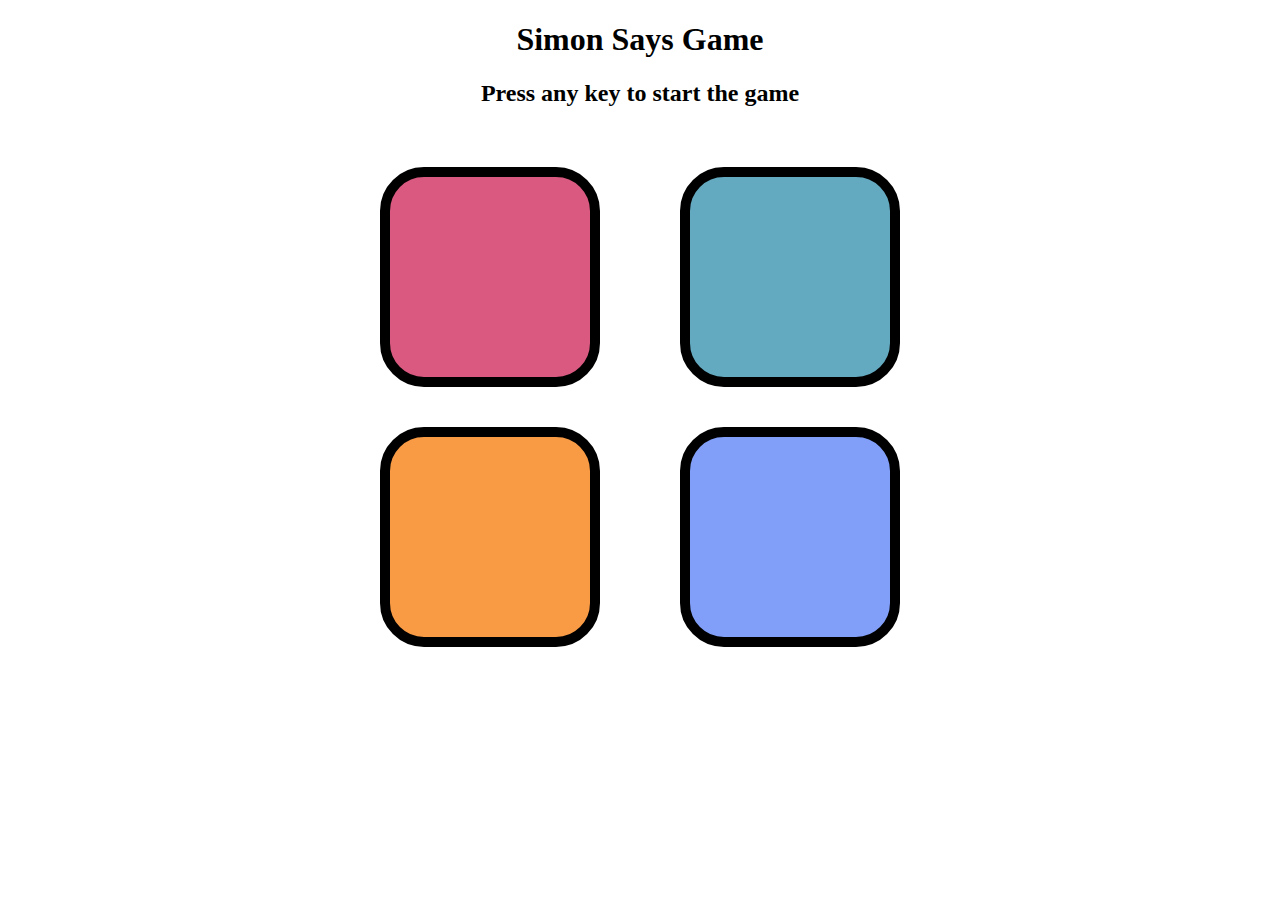
<file: SIMON SAYS GAME/index.html>
<!DOCTYPE html>
<html lang="en">

<head>
    <meta charset="UTF-8">
    <meta name="viewport" content="width=device-width, initial-scale=1.0">
    <title>Simon Says Game</title>
    <link rel="stylesheet" href="style.css" />
</head>

<body>
    <h1>Simon Says Game</h1>
    <h2>Press any key to start the game</h2>

    <div class="btn-container">
        <div class="line-one">
            <div class="btn red" type="button" id="red"></div>
            <div class="btn yellow" type="button" id="yellow"></div>
        </div>
        <div class="line-two">
            <div class="btn green" type="button" id="green"></div>
            <div class="btn purple" type="button" id="purple"></div>
        </div>
    </div>
    <script src=app.js></script>
</body>

</html>
</file>
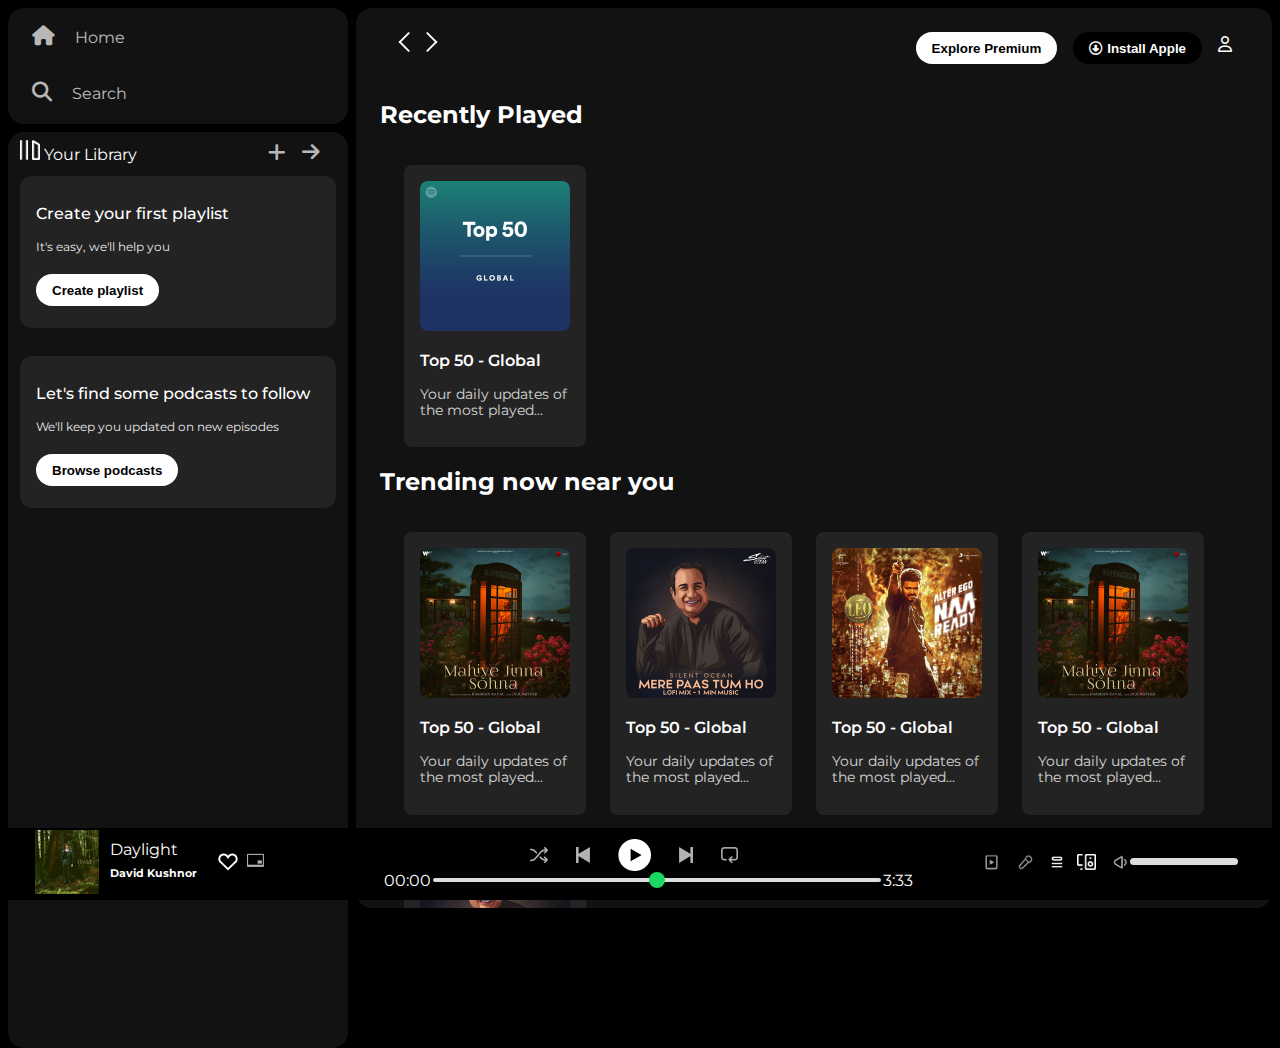
<file: SPOTIFY CLONE/index.html>
<!DOCTYPE html>
<html lang="en">

<head>
    <meta charset="UTF-8">
    <meta name="viewport" content="width=device-width, initial-scale=1.0">
    <link rel="stylesheet" href="https://cdnjs.cloudflare.com/ajax/libs/font-awesome/6.7.2/css/all.min.css"
        integrity="sha512-Evv84Mr4kqVGRNSgIGL/F/aIDqQb7xQ2vcrdIwxfjThSH8CSR7PBEakCr51Ck+w+/U6swU2Im1vVX0SVk9ABhg=="
        crossorigin="anonymous" referrerpolicy="no-referrer" />
    <link rel="icon" href="./assets/logo.png">
    <title>Spotify - Web Player: Music for everyone</title>
    <link rel="stylesheet" href="style.css" />
    <link rel="preconnect" href="https://fonts.googleapis.com">
    <link rel="preconnect" href="https://fonts.gstatic.com" crossorigin>
    <link href="https://fonts.googleapis.com/css2?family=Montserrat:ital,wght@0,100..900;1,100..900&display=swap"
        rel="stylesheet">
</head>

<body>
    <div class="main">
        <div class="sidebar">
            <div class="nav">
                <div class="nav-option">
                    <i class="fa-solid fa-house"></i>
                    <a href="#">Home</a>
                </div>

                <div class="nav-option">
                    <i class="fa-solid fa-magnifying-glass"></i>
                    <a href="#">Search</a>
                </div>
            </div>

            <div class="library">
                <div class="options">
                    <div class="lib-options nav-options">
                        <img src=".\assets\library_icon.png">
                        <a href="#">Your Library</a>
                    </div>

                    <div class="icons">
                        <i class="fa-solid fa-plus"></i>
                        <i class="fa-solid fa-arrow-right"></i>
                    </div>
                </div>
                <div class="lib-box">
                    <div class="box">
                        <p class="box-p1">Create your first playlist</p>
                        <p class="box-p2">It's easy, we'll help you</p>
                        <button class="badge">Create playlist</button>
                    </div>

                    <div class="box">
                        <p class="box-p1">Let's find some podcasts to follow</p>
                        <p class="box-p2">We'll keep you updated on new episodes</p>
                        <button class="badge">Browse podcasts</button>
                    </div>
                </div>
            </div>
        </div>

        <div class="main-content">
            <div class="sticky-nav">
                <div class="sticky-nav-icons">
                    <img src=".\assets\backward_icon.png">
                    <img src=".\assets\forward_icon.png" class="hide">
                </div>
                <div class="sticky-nav-options">
                    <button class="badge nav-item hide">Explore Premium</button>
                    <button class="badge nav-item dark-badge"><i class="fa-regular fa-circle-down"
                            style="margin-right: 5px;"></i>Install Apple</button>
                    <i class="fa-regular fa-user nav-item"></i>
                </div>

            </div>

            <h2>Recently Played</h2>
            <div class="cards-container">
                <div class="card">
                    <img src="assets/card1img.jpeg" class="card-img">
                    <p class="card-title">Top 50 - Global</p>
                    <p class="card-info">Your daily updates of the most played...</p>
                </div>
            </div>

            <h2>Trending now near you</h2>
            <div class="cards-container">
                <div class="card">
                    <img src="assets/card2img.jpeg" class="card-img">
                    <p class="card-title">Top 50 - Global</p>
                    <p class="card-info">Your daily updates of the most played...</p>
                </div>

                <div class="card">
                    <img src="assets/card3img.jpeg" class="card-img">
                    <p class="card-title">Top 50 - Global</p>
                    <p class="card-info">Your daily updates of the most played...</p>
                </div>

                <div class="card">
                    <img src="assets/card4img.jpeg" class="card-img">
                    <p class="card-title">Top 50 - Global</p>
                    <p class="card-info">Your daily updates of the most played...</p>
                </div>

                <div class="card">
                    <img src="assets/card2img.jpeg" class="card-img">
                    <p class="card-title">Top 50 - Global</p>
                    <p class="card-info">Your daily updates of the most played...</p>
                </div>

                <div class="card">
                    <img src="assets/card3img.jpeg" class="card-img">
                    <p class="card-title">Top 50 - Global</p>
                    <p class="card-info">Your daily updates of the most played...</p>
                </div>
            </div>

            <h2>Featured Charts</h2>
            <div class="cards-container">
                <div class="card">
                    <img src="assets/card5img.jpeg" class="card-img">
                    <p class="card-title">Top 50 - Global</p>
                    <p class="card-info">Your daily updates of the most played...</p>
                </div>

                <div class="card">
                    <img src="assets/card6img.jpeg" class="card-img">
                    <p class="card-title">Top Songs - India</p>
                    <p class="card-info">Your daily updates of the most played...</p>
                </div>

                <div class="card">
                    <img src="assets/card1img.jpeg" class="card-img">
                    <p class="card-title">Top 50 - Global</p>
                    <p class="card-info">Your daily updates of the most played...</p>
                </div>
            </div>
            <div class="footer">
                <div class="line"></div>
            </div>
        </div>

        <div class="music-player">
            <div class="album">
                <div class="picture"> <img src="./assets/album_picture.jpeg"> </div>
                <div class="text">
                    <p>Daylight</p>
                    <h6 class="heading">David Kushnor</h6>
                </div>
                <div class="common"> <img src="./assets/album_icon1.png" style="height: 1.5rem;"> </div>
                <div class="unique"> <img src="./assets/album_icon2.png" style="height: 2rem;"> </div>
            </div>

            <div class="player">
                <div class="player-controls">
                    <img src="./assets/player_icon1.png" class="player-control-icon">
                    <img src="./assets/player_icon2.png" class="player-control-icon">
                    <img src="./assets/player_icon3.png" class="player-control-icon" style="opacity: 1; height: 2rem;">
                    <img src="./assets/player_icon4.png" class="player-control-icon">
                    <img src="./assets/player_icon5.png" class="player-control-icon">
                </div>
                <div class="playback-bar">
                    <span class="curr-time">00:00</span>
                    <input type="range" min="0" max="100" class="progress-bar" step="1">
                    <span class="tot-time">3:33</span>
                </div>
            </div>

            <div class="controls">
                <div> <img src="./assets/controls_icon1.png" style="height: 2rem;"> </div>
                <div> <img src="./assets/controls_icon2.png" style="height: 2rem;"> </div>
                <div> <img src="./assets/controls_icon3.png" style="height: 1rem;"> </div>
                <div> <img src="./assets/controls_icon4.png" style="height: 1rem;"> </div>
                <div> <img src="./assets/controls_icon5.png" style="height: 2rem;"> </div>
                <div> <input type="range" min="0" max="100" class="range"> </div>
            </div>
        </div>
    </div>
</body>

</html>
</file>
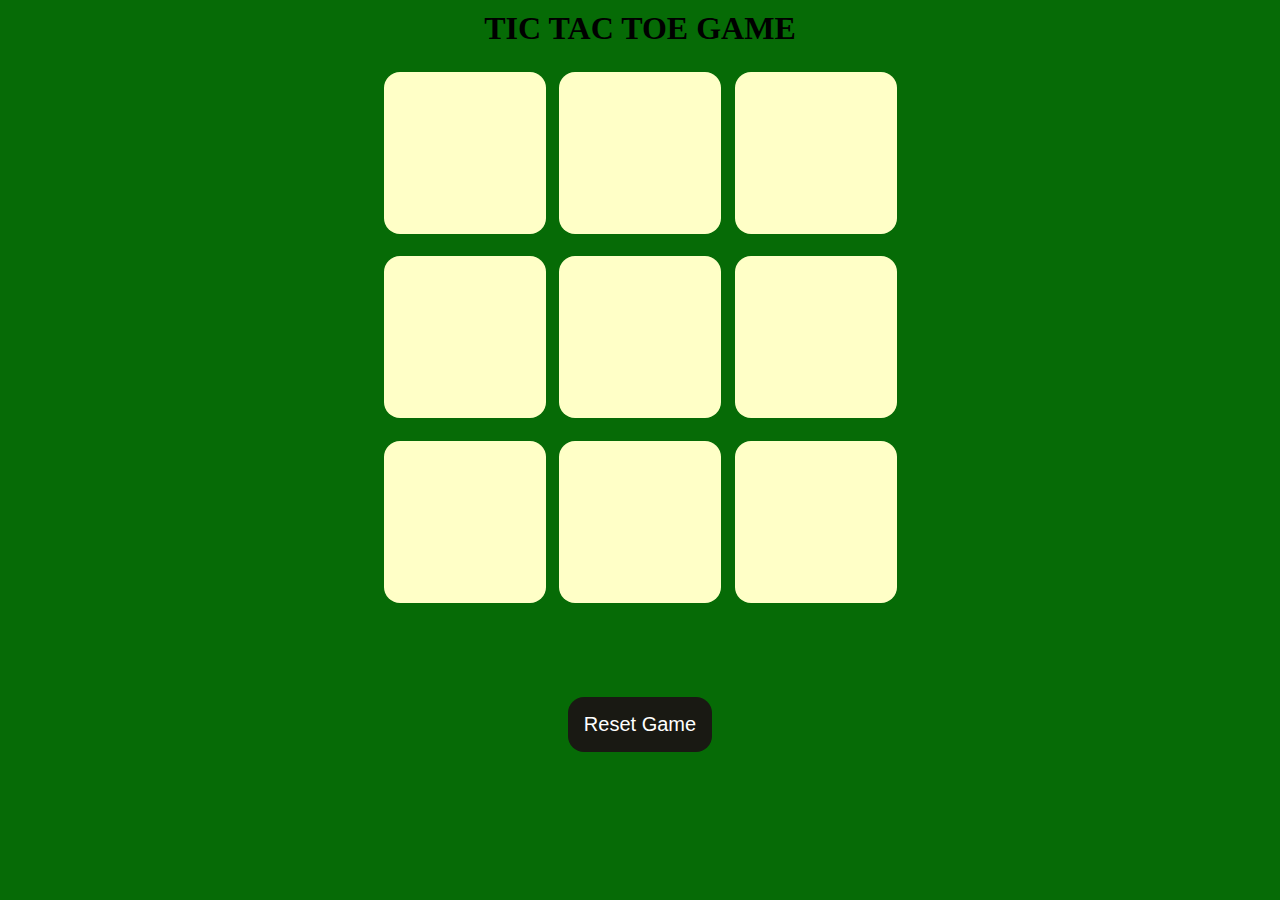
<file: TIC-TAC-TOE GAME/index.html>
<!DOCTYPE html>
<html lang="en">

<head>
    <meta charset="UTF-8">
    <meta name="viewport" content="width=device-width, initial-scale=1.0">
    <title>Tic-Tac-Toe Game</title>
    <link rel="stylesheet" href="style.css" />
</head>

<body>
    <div class="msg-container hide">
        <p id="msg">Winner</p>
        <button id="new-btn">New Game</button>
    </div>
    <main>
        <h1>TIC TAC TOE GAME</h1>

        <div class="container">
            <div class="game">
                <button class="box"></button>
                <button class="box"></button>
                <button class="box"></button>
                <button class="box"></button>
                <button class="box"></button>
                <button class="box"></button>
                <button class="box"></button>
                <button class="box"></button>
                <button class="box"></button>
            </div>
        </div>
        <button id="reset-btn">Reset Game</button>
    </main>
    <script src="app.js"></script>
</body>

</html>
</file>
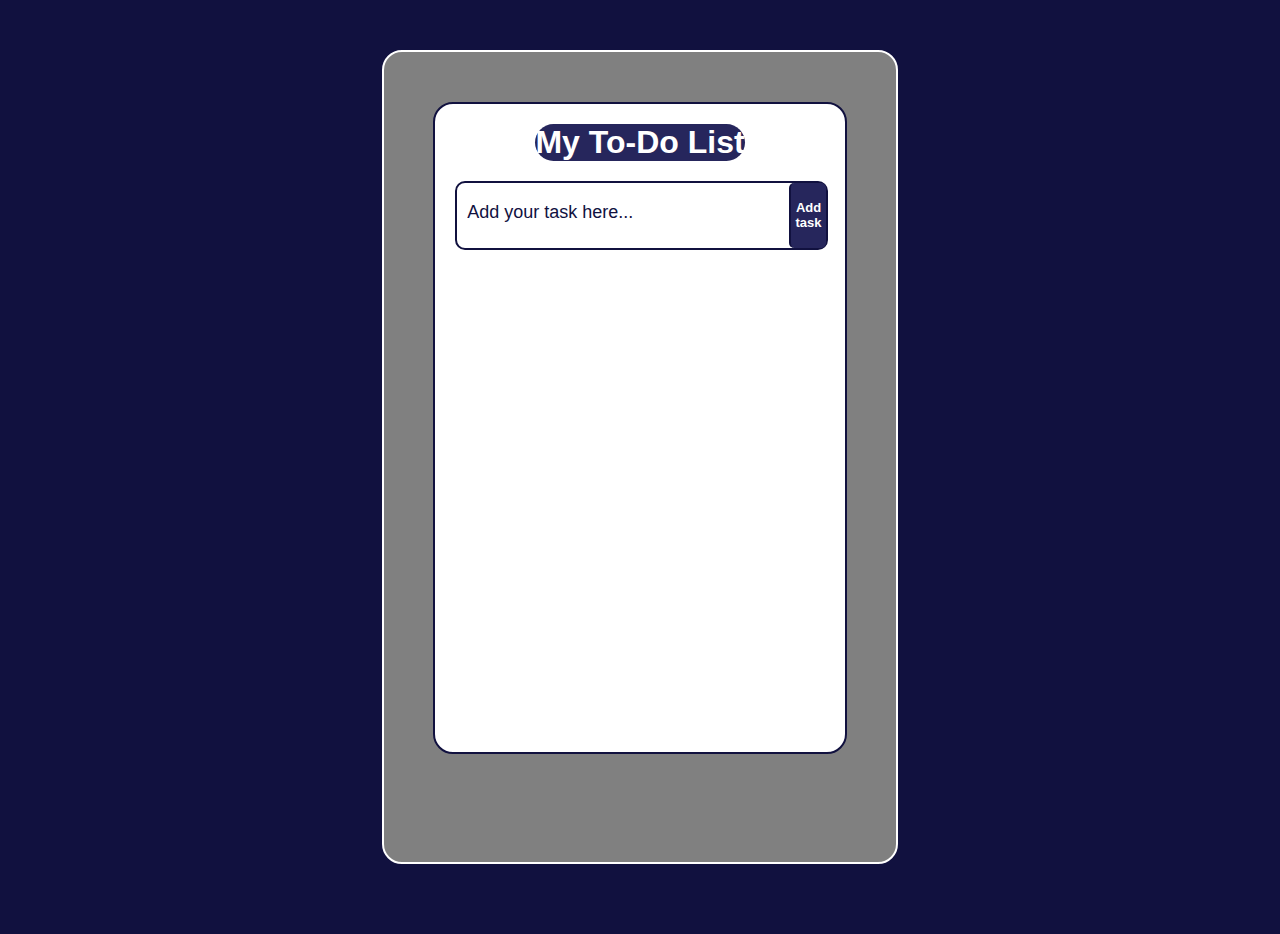
<file: TODO-LIST-APP/index.html>
<!DOCTYPE html>
<html lang="en">

<head>
    <meta charset="UTF-8">
    <meta name="viewport" content="width=device-width, initial-scale=1.0">

    <title>TODO-LIST-APP</title>

    <link rel="stylesheet" href="https://cdnjs.cloudflare.com/ajax/libs/font-awesome/6.7.2/css/all.min.css"
        integrity="sha512-Evv84Mr4kqVGRNSgIGL/F/aIDqQb7xQ2vcrdIwxfjThSH8CSR7PBEakCr51Ck+w+/U6swU2Im1vVX0SVk9ABhg=="
        crossorigin="anonymous" referrerpolicy="no-referrer" />

    <link rel="stylesheet" href="style.css" />
</head>

<body>

    <div class="outer">

        <div class="inner">
            <div id="heading">
                <h1> My To-Do List </h1>
            </div>

            <div id="task">
                <input id="task-input" type="text" placeholder="Add your task here..." />
                <button id="add-btn"> Add task </button>
            </div>

        </div>

    </div>

    <script src="app.js"> </script>
</body>

</html>
</file>
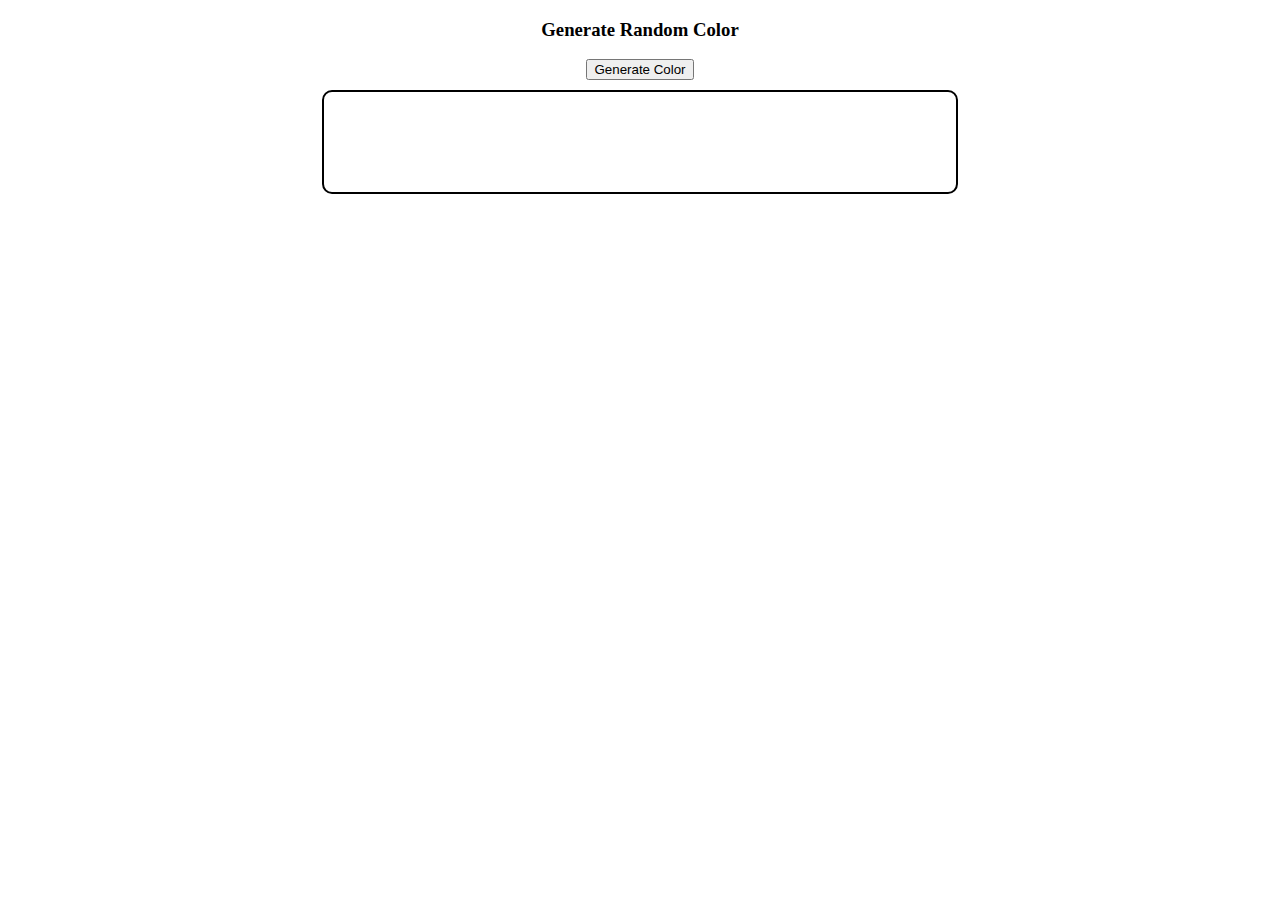
<file: RANDOM COLOR GENERATOR/RandomColor.html>
<!DOCTYPE html>
<html lang="en">

<head>
    <meta charset="UTF-8">
    <meta name="viewport" content="width=device-width, initial-scale=1.0">
    <title>Random Color Generator</title>
    <link rel="stylesheet" href="RandomColor.css" />
</head>

<body>
    <h3> Generate Random Color </h3>

    <button> Generate Color </button>

    <div> </div>

    <script src="RandomColor.js"></script>
</body>

</html>
</file>
<file: SIMON SAYS GAME/style.css>
body {
    text-align: center;
}

.btn {
    height: 200px;
    width: 200px;
    border-radius: 20%;
    border: 10px solid black;
    margin: 2.5rem;
}

.btn-container {
    display: flex;
    justify-content: center;
}

.yellow {
    background-color: #f99b45;
}

.red {
    background-color: #d95980;
}

.purple {
    background-color: #819ff9;
}

.green {
    background-color: #63aac0;
}

.flash {
    background-color: white;
}

.userflash {
    background-color: green;
}
</file>
<file: SPOTIFY CLONE/style.css>
body {
    font-family: "Montserrat", sans-serif;
    margin: 0;
    background-color: #000;
    color: #fff;
    overflow: hidden;
}

.main {
    display: flex;
    height: 100vh;
    padding: 0.5rem;
}

.sidebar {
    background-color: #000;
    width: 340px;
    border-radius: 1rem;
    margin-right: 0.5rem;
}

.main-content {
    background-color: #121212;
    flex: 1;
    border-radius: 1rem;
    overflow: auto;
    padding: 0 1.5rem 0 1.5rem;
}

.music-player {
    background-color: black;
    position: fixed;
    bottom: 0;
    width: 100%;
    height: 72px;
}

a {
    text-decoration: none;
    color: #fff;
}

.nav {
    background-color: #121212;
    border-radius: 1rem;
    display: flex;
    flex-direction: column;
    justify-content: center;
    height: 100px;
    padding: 0.5rem 0.75rem;
}

.nav-option {
    line-height: 2.5rem;
    opacity: 0.7;
    padding: 0.5rem 0.75rem;
}

.nav-option:hover {
    opacity: 1;
}

.nav-option i {
    font-size: 1.25rem;
}

.nav-option a {
    font-size: 1rem;
    margin-left: 1rem;
}

.library {
    background-color: #121212;
    border-radius: 1rem;
    height: 100%;
    margin-top: 0.5rem;
    padding: 0.5rem 0.75rem;
}

.options {
    display: flex;
    justify-content: space-between;
    align-items: center;
}

.lib-options img {
    height: 1.25rem;
    width: 1.25rem;
}

.icons {
    font-size: 1.25rem;
    display: flex;
}

.icons i {
    opacity: 0.7;
    margin-right: 1rem;
}

.icons i:hover {
    opacity: 1;
}

.box {
    background-color: #232323;
    height: 8rem;
    border-radius: 0.75rem;
    margin: 0.75rem 0 1.75rem 0;
    padding: 0.75rem 1rem;
}

.box-p1 {
    font-size: 1rem;
    font-weight: 500;
}

.box-p2 {
    font-size: 0.75rem;
    opacity: 0.9;
}

.badge {
    background-color: #fff;
    border: none;
    border-radius: 100px;
    padding: 0.25rem 1rem;
    font-weight: 700;
    margin-top: 0.5rem;
    height: 2rem;
    width: fit-content;
}

.dark-badge {
    background-color: #000;
    color: #fff;
}

.sticky-nav {
    position: sticky;
    top: 0;
    background-color: #121212;
    display: flex;
    justify-content: space-between;
    align-items: center;
    padding: 1rem 0 1rem 0;
    z-index: 10;
}

.sticky-nav-icons {
    margin-left: 0.75rem;
}

.sticky-nav-options {
    display: flex;
    justify-content: center;
    align-items: center;
}

.nav-item {
    margin-right: 1rem;
}

@media (max-width: 1000px) {
    .hide {
        display: none;
    }
}

.card {
    background-color: #232323;
    width: 150px;
    border-radius: 0.5rem;
    padding: 1rem;
    margin-left: 1.5rem;
    margin-top: 1rem;
}

.cards-container {
    display: flex;
    flex-wrap: wrap;
}

.card-img {
    width: 100%;
    border-radius: 0.5rem;
}

.card-title {
    font-weight: 600;
}

.card-info {
    font-size: 0.85rem;
    opacity: 0.8;
}

.footer {
    height: 300px;
    display: flex;
    align-items: center;
    justify-content: center;
}

.line {
    width: 90%;
    height: 50%;
    border-top: 1px solid white;
    opacity: 0.4;
}

.music-player {
    display: flex;
    justify-content: space-between;
    align-items: center;
}

.album {
    width: 25%;
}

.player {
    width: 50%;
}

.controls {
    width: 25%;
}

.player-controls {
    display: flex;
    justify-content: center;
    align-items: center;
}

.player-control-icon {
    height: 1rem;
    margin-right: 1.75rem;
    opacity: 0.7;
}

.player-control-icon:hover {
    opacity: 1;
}

.playback-bar {
    display: flex;
    justify-content: center;
    align-items: center;
}

.progress-bar {
    width: 70%;
    appearance: none;
    background-color: transparent;
    cursor: pointer;
}

.progress-bar::-webkit-slider-runnable-track {
    background-color: #ddd;
    border-radius: 100px;
    height: 0.2rem;
}

.progress-bar::-webkit-slider-thumb {
    appearance: none;
    height: 1rem;
    width: 1rem;
    background-color: #1bd760;
    border-radius: 50%;
    margin-top: -6px;
}

.album {
    display: flex;
    justify-content: space-evenly;
    align-items: center;
}

.picture {
    margin-left: -2rem;
}

.text {
    margin-left: -3rem;
}

.heading {
    margin-top: -0.5rem;
}

.common {
    margin-left: -2.5rem;
}

.unique {
    margin-left: -3.5rem;
}

.controls {
    display: flex;
    justify-content: space-evenly;
    align-items: center;
}

.range {
    width: 70%;
    appearance: none;
    background-color: transparent;
    cursor: pointer;
}

.range::-webkit-slider-runnable-track {
    background-color: #ddd;
    border-radius: 100px;
    height: 0.4rem;
    margin-left: -0.9rem;
    margin-top: -1rem;
}

.range::-webkit-slider-thumb {
    appearance: none;
}
</file>
<file: TIC-TAC-TOE GAME/style.css>
* {
    margin: 0;
    padding: 0;
}

body {
    background-color: rgb(6, 107, 6);
    text-align: center;
}


.container {
    height: 70vh;
    display: flex;
    justify-content: center;
}

.game {

    height: 60vmin;
    width: 60vmin;
    display: flex;
    flex-wrap: wrap;
    justify-content: center;
    align-items: center;
    gap: 1.5vmin;
}

h1 {
    margin-top: 10px;
    margin-bottom: 20px;
}

.box {
    height: 18vmin;
    width: 18vmin;
    border-radius: 1rem;
    border: none;
    box-shadow: 0 0 1 rem rgba(0, 0, 0, 0.3);
    font-size: 8vmin;
    color: #b0413e;
    background-color: #ffffc7;
}

#reset-btn {
    padding: 1rem;
    font-size: 1.25rem;
    background-color: #191913;
    color: #fff;
    border-radius: 1rem;
    border: none;
}

#new-btn {
    padding: 1rem;
    font-size: 1.25rem;
    background-color: #191913;
    color: #fff;
    border-radius: 1rem;
    border: none;
}

#msg {
    color: #ffffc7;
    font-size: 5vmin;
}

.msg-container {
    height: 100vmin;
    display: flex;
    justify-content: center;
    align-items: center;
    flex-direction: column;
    gap: 4rem;
}

.hide {
    display: none;
}
</file>
<file: TODO-LIST-APP/style.css>
* {
    margin: 0;
    padding: 0;
}

body {
    background: rgb(17, 17, 63);
    font-family: sans-serif;
}

.outer {
    background-color: gray;
    height: 90vh;
    width: 40vw;
    border-radius: 20px;
    margin: auto;
    margin-top: 50px;
    margin-bottom: 70px;
    border: 2px solid white;

}

.inner {
    height: 80%;
    width: 80%;
    background-color: white;
    border-radius: 20px;
    margin: auto;
    margin-top: 50px;
    border: 2px solid rgb(17, 17, 63);

}

.inner #heading {
    text-align: center;
    margin-top: 20px;
    color: white;
    background-color: rgb(38, 38, 92);
    margin-left: 100px;
    margin-right: 100px;
    border-radius: 20px;

}

.inner input {
    height: 90%;
    border: none;
    margin-left: 10px;
    font-size: large;
}


.inner #task {
    width: 90%;
    height: 10%;
    border: 2px solid rgb(17, 17, 63);
    border-radius: 10px;
    margin-left: 20px;
    margin-top: 20px;
    display: flex;
}

#task-input {
    color: rgb(17, 17, 63);
}

#task-input:focus {
    outline: none;
}


#task-input::placeholder {
    color: rgb(17, 17, 63);
}


.inner #task button {
    height: 100%;
    width: 20%;
    background-color: rgb(38, 38, 92);
    margin-left: 90px;
    border: none;
    border-left: 2px solid rgb(17, 17, 63);
    border-radius: 5px;
    color: rgb(17, 17, 63);
    font-weight: bolder;
    font-size: small;
    color: white;

}

.inner #task button:hover {
    background-color: grey;
    color: rgb(17, 17, 63);
    transition: 0.3s;
    cursor: pointer;
}

#addtask:hover {
    cursor: pointer;
}

.flex {
    height: 10%;
    width: 90%;
    margin-top: 20px;
    margin-left: 20px;
    display: flex;
}

.inner .flex .one {
    height: 90%;
    width: 100%;
    border: 2px solid rgb(17, 17, 63);
    border-radius: 10px;
    margin-left: 10px;
    color: gray;
    text-align: end;
}

.inner .flex .one i {
    margin-top: 10px;
    margin-right: 5px;
}


.txtcolor {
    color: rgb(17, 17, 63);
}
</file>
<file: RANDOM COLOR GENERATOR/RandomColor.css>
body {
    text-align: center;
}

div {
    height: 100px;
    width: 50%;
    margin: auto;
    border: 2px solid black;
    margin-top: 10px;
    border-radius: 10px;
}

button:hover {
    cursor: pointer;
}
</file>
